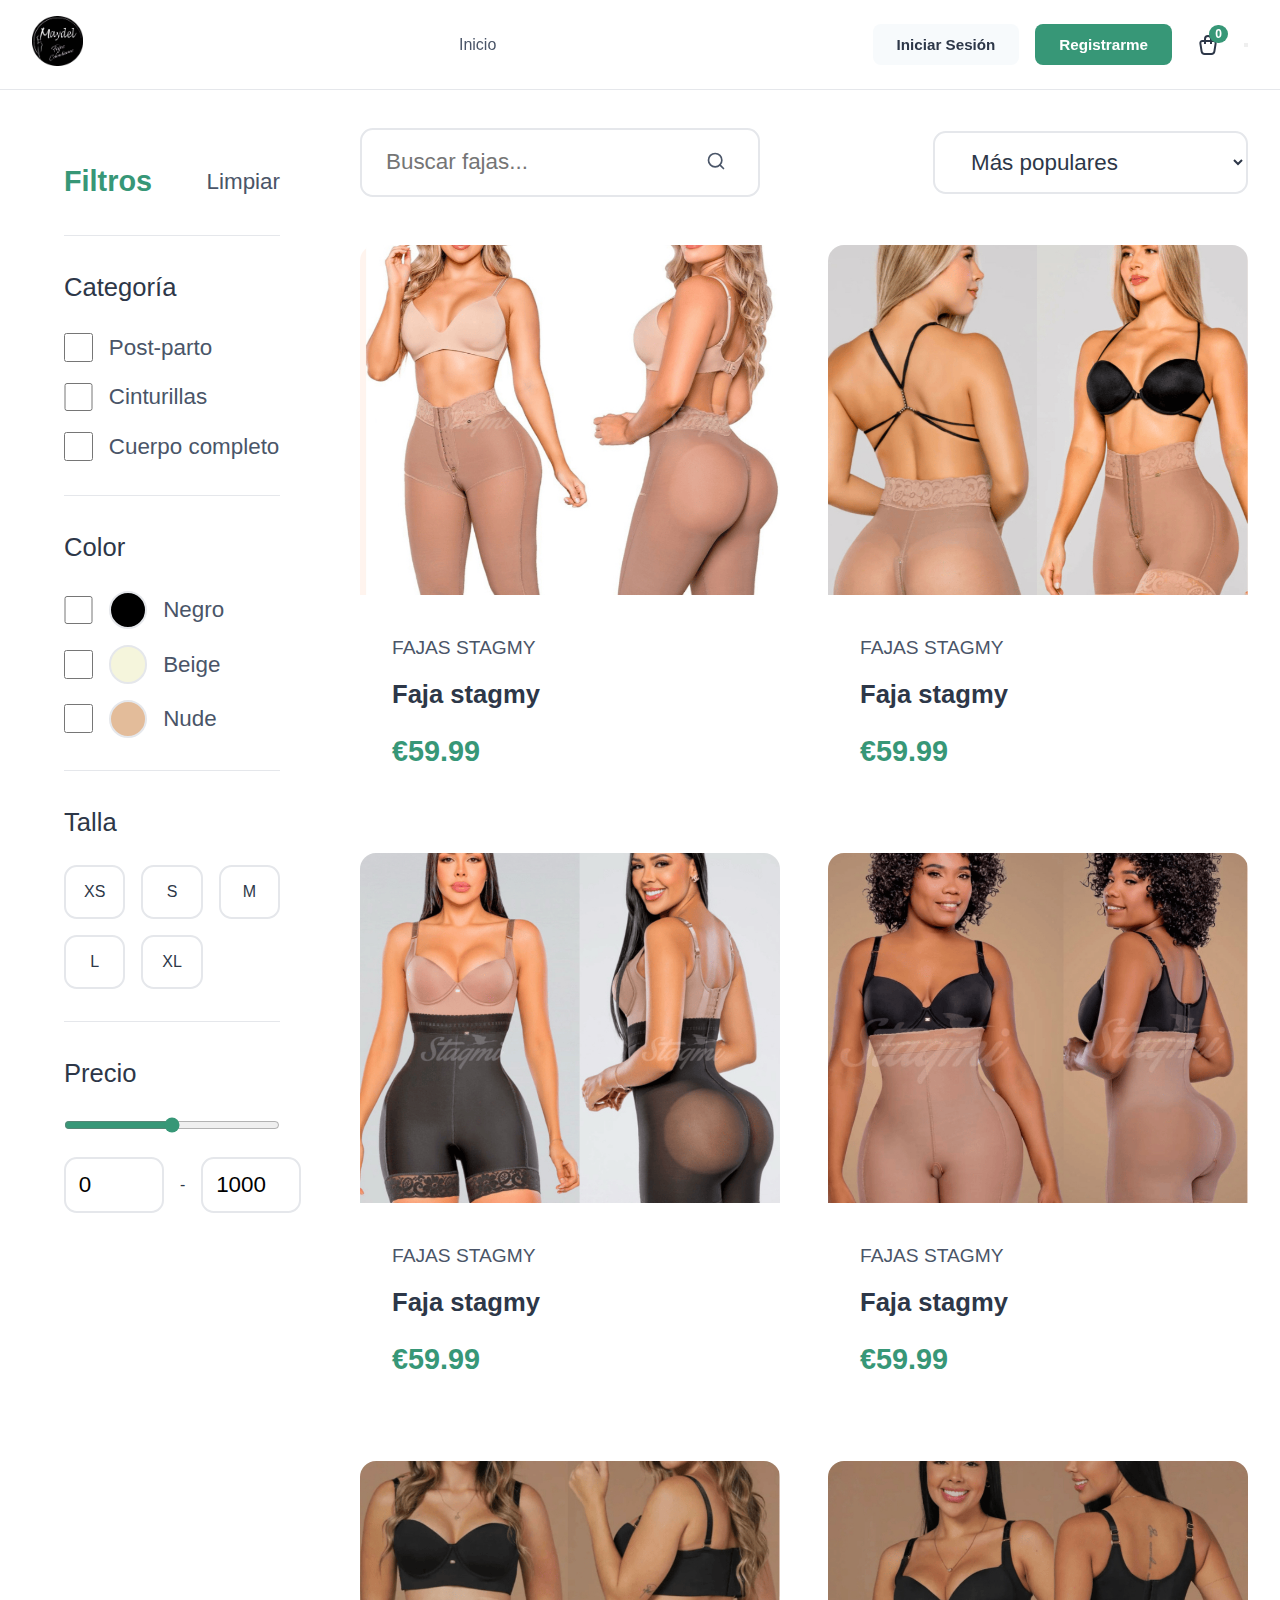
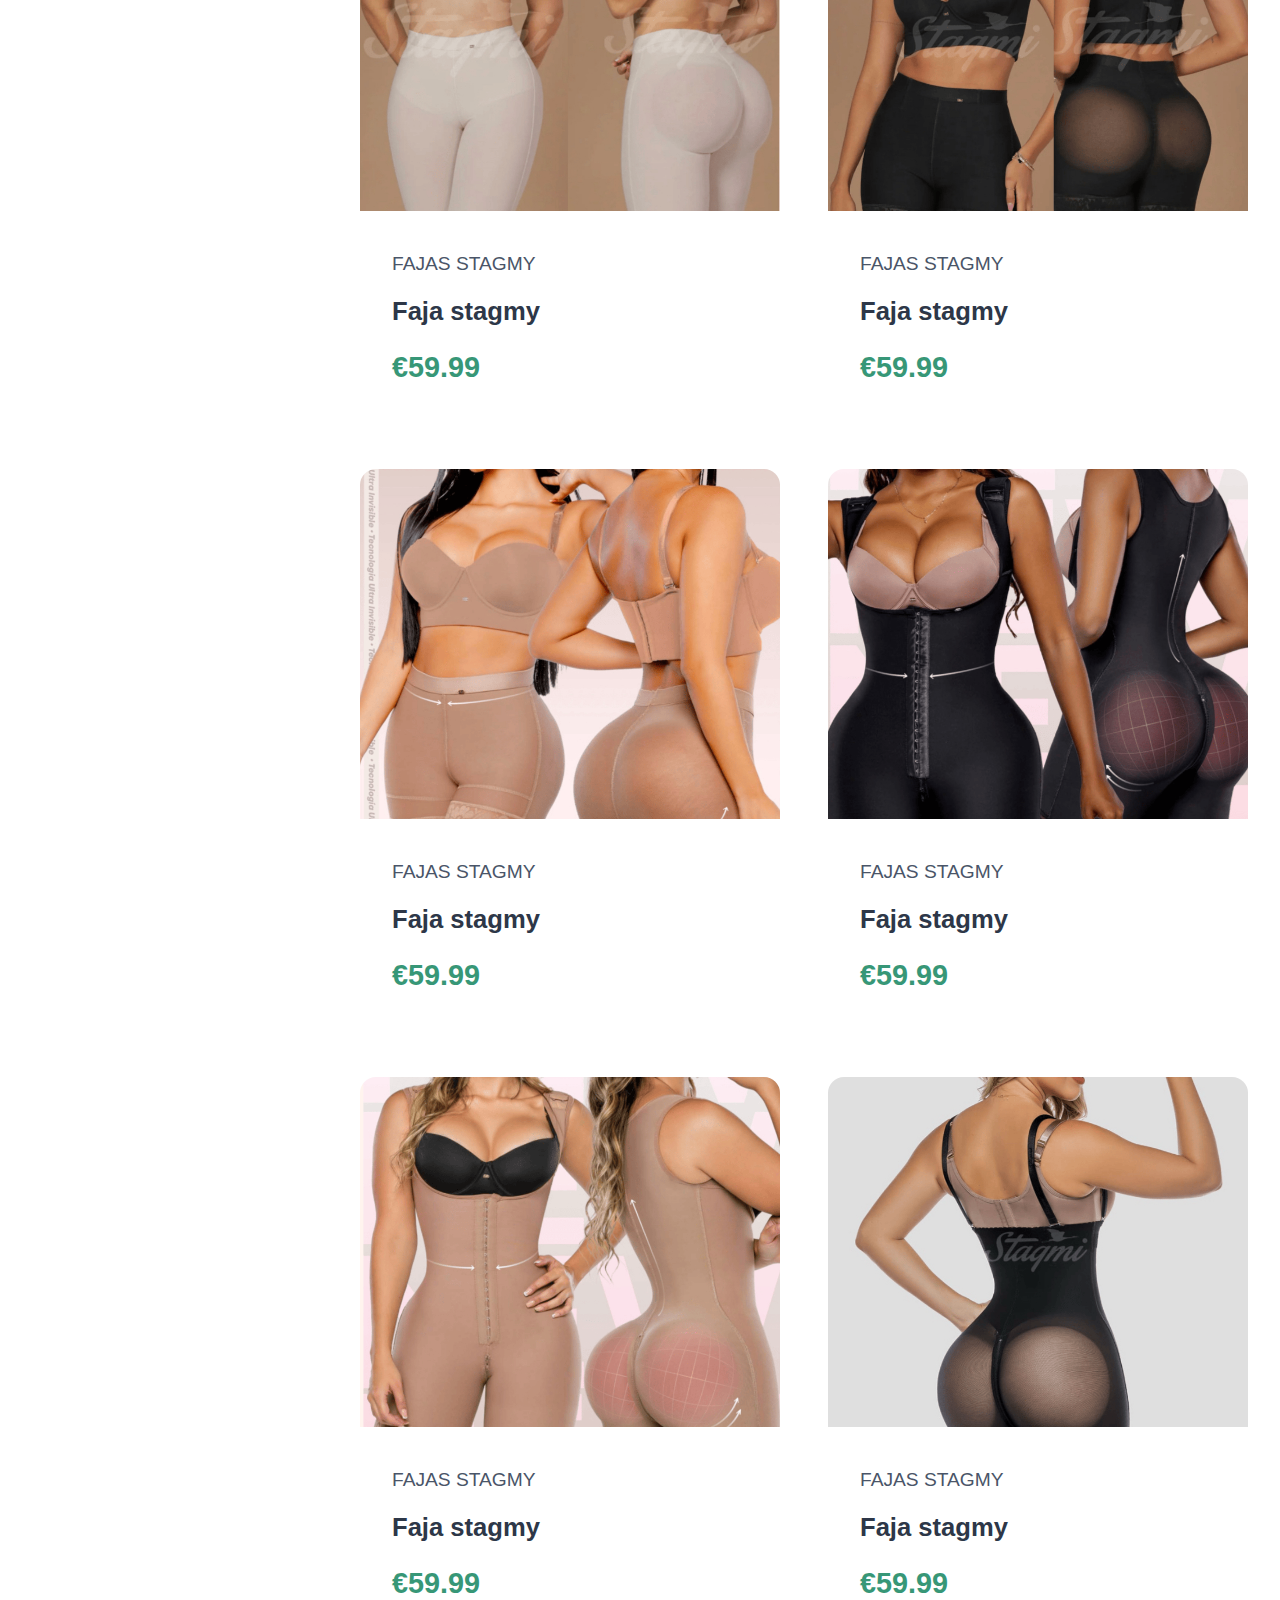
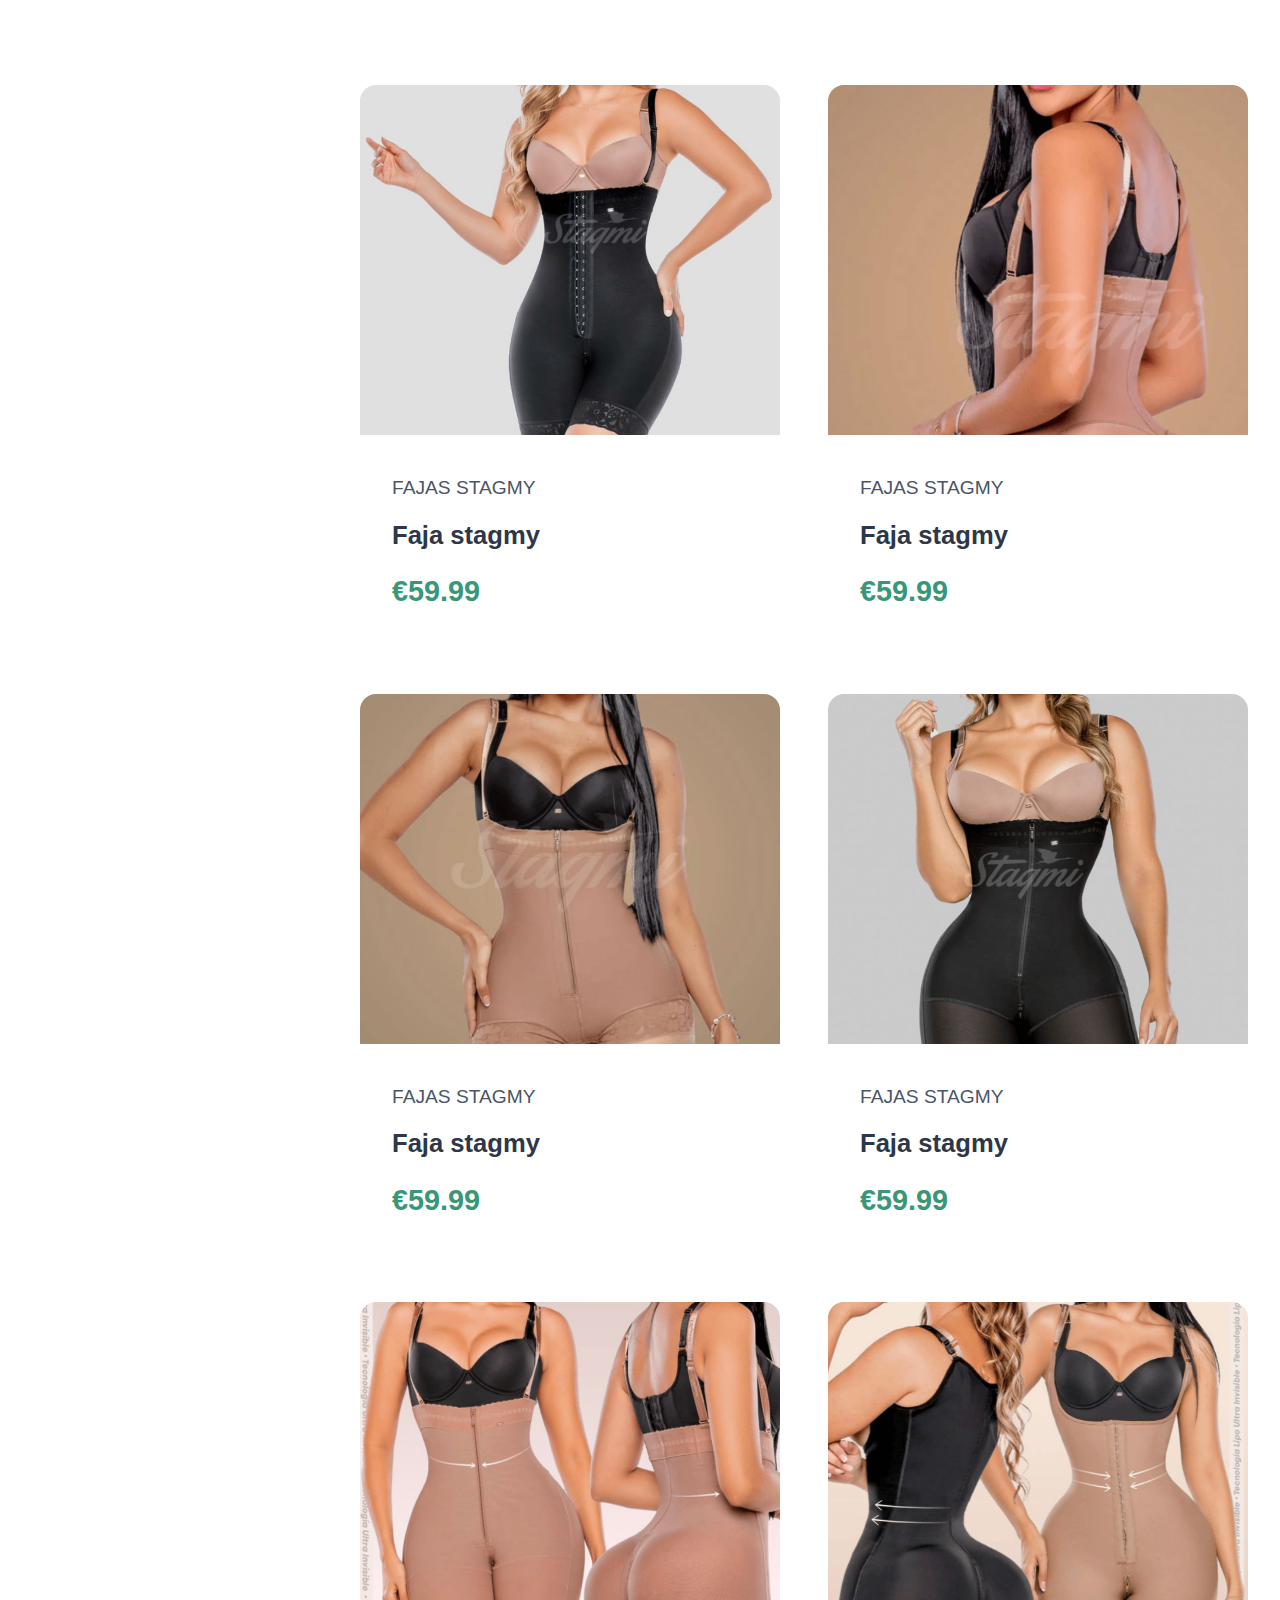
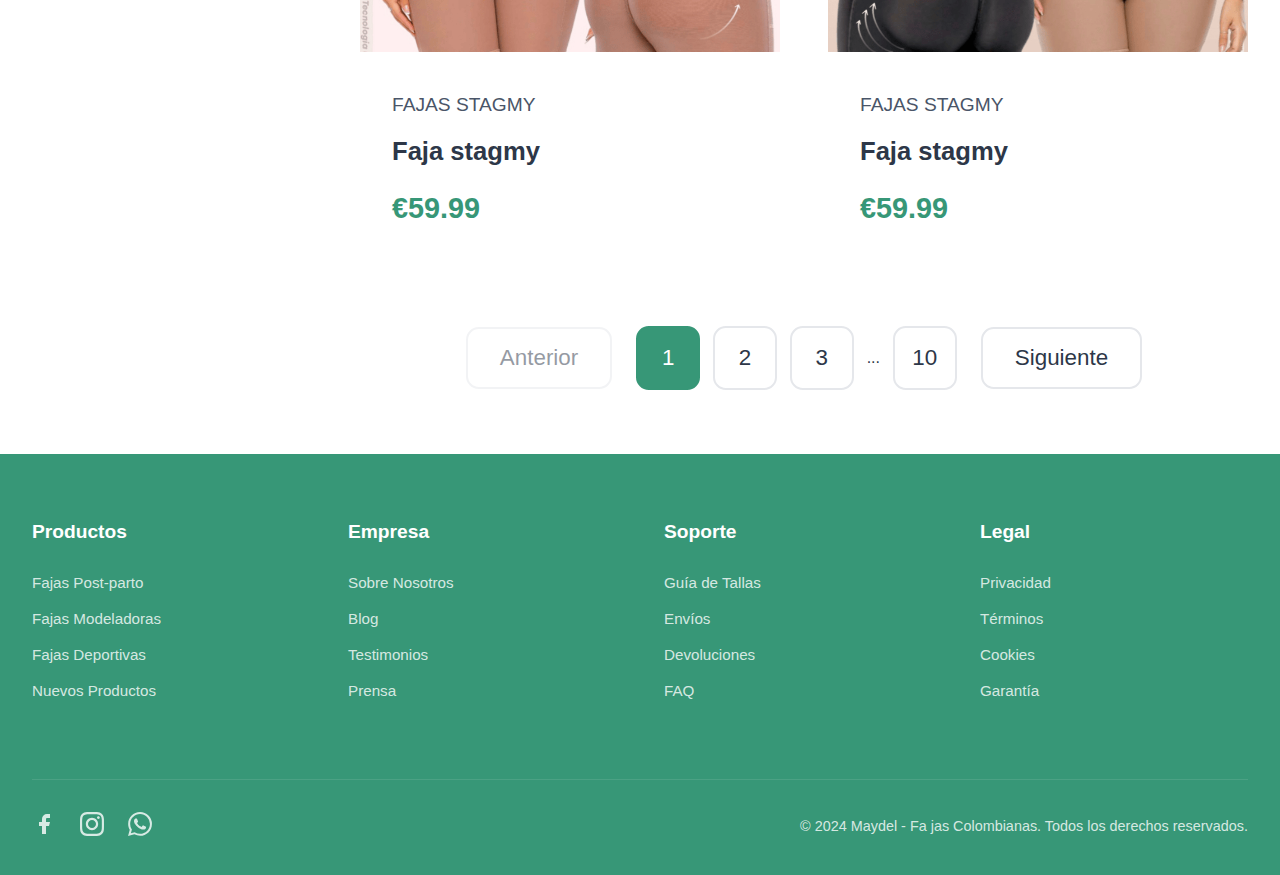
<file: catalogo.html>
<!DOCTYPE html>
<html lang="es">
<head>
    <meta charset="UTF-8">
    <meta name="viewport" content="width=device-width, initial-scale=1.0">
    <link rel="preconnect" href="https://fonts.googleapis.com">
    <link rel="preconnect" href="https://fonts.gstatic.com" crossorigin>
    <link href="https://fonts.googleapis.com/css2?family=Inter:wght@400;500;600;700&display=swap" rel="stylesheet">
    <link rel="stylesheet" href="./styles/main.css">
    <link rel="stylesheet" href="./styles/catalogs.css">
    <title>Catálogo - Maydel Fajas</title>
    <!-- Favicons -->
    <link rel="icon" type="image/png" sizes="32x32" href="img/icons/favicon-32x32.png">
    <link rel="icon" type="image/png" sizes="16x16" href="img/icons/favicon-16x16.png">
    <link rel="icon" type="image/x-icon" href="img/icons/favicon.ico">
    <link rel="apple-touch-icon" sizes="180x180" href="img/icons/apple-touch-icon.png">
    <link rel="icon" type="image/png" sizes="192x192" href="img/icons/android-chrome-192x192.png">
    <link rel="icon" type="image/png" sizes="512x512" href="img/icons/android-chrome-512x512.png">
    <link rel="manifest" href="img/icons/site.webmanifest">
    <script src="./js/cata.js"></script>
    <script src="./js/navigation.js"></script>

</head>
<body>
    <header class="header">
        <nav class="nav-list">
            <div class="nav-logo">
                <img class="logo" src="./img/logo.png" alt="Maydel logo">
            </div>
            
            <div class="nav-links">
                <a href="index.html" class="navbar-item">Inicio</a>
            </div>

            <div class="nav-actions">
                <button class="boton">Iniciar Sesión</button>
                <button class="boton boton-oscuro">Registrarme</button>
                <a href="#" class="cart-icon">
                    <div class="cart-icon__wrapper">
                        <svg xmlns="http://www.w3.org/2000/svg" width="24" height="24" viewBox="0 0 24 24" stroke-width="2" stroke="currentColor" fill="none">
                            <path d="M6.331 8h11.339a2 2 0 0 1 1.977 2.304l-1.255 8.152a3 3 0 0 1 -2.966 2.544h-6.852a3 3 0 0 1 -2.965 -2.544l-1.255 -8.152a2 2 0 0 1 1.977 -2.304z" />
                            <path d="M9 11v-5a3 3 0 0 1 6 0v5" />
                        </svg>
                        <span class="cart-count">0</span>
                    </div>
                </a>
                <button class="btn-menu" aria-label="Menu">
                    <span class="hamburger"></span>
                </button>
            </div>
        </nav>
    </header>

    <main class="catalog-container">
        <aside class="filters">
            <div class="filters-header">
                <h2>Filtros</h2>
                <button class="clear-filters">Limpiar</button>
            </div>

            <div class="filter-section">
                <h3>Categoría</h3>
                <div class="filter-options">
                    <label class="filter-option">
                        <input type="checkbox" name="category" value="post-parto">
                        <span>Post-parto</span>
                    </label>
                    <label class="filter-option">
                        <input type="checkbox" name="category" value="cinturillas">
                        <span>Cinturillas</span>
                    </label>
                    <label class="filter-option">
                        <input type="checkbox" name="category" value="cuerpo-completo">
                        <span>Cuerpo completo</span>
                    </label>
                </div>
            </div>

            <div class="filter-section">
                <h3>Color</h3>
                <div class="filter-options">
                    <label class="filter-option">
                        <input type="checkbox" name="color" value="negro">
                        <span class="color-dot black"></span>
                        <span>Negro</span>
                    </label>
                    <label class="filter-option">
                        <input type="checkbox" name="color" value="beige">
                        <span class="color-dot beige"></span>
                        <span>Beige</span>
                    </label>
                    <label class="filter-option">
                        <input type="checkbox" name="color" value="nude">
                        <span class="color-dot nude"></span>
                        <span>Nude</span>
                    </label>
                </div>
            </div>

            <div class="filter-section">
                <h3>Talla</h3>
                <div class="filter-options size-options">
                    <label class="size-option">
                        <input type="checkbox" name="size" value="xs">
                        <span>XS</span>
                    </label>
                    <label class="size-option">
                        <input type="checkbox" name="size" value="s">
                        <span>S</span>
                    </label>
                    <label class="size-option">
                        <input type="checkbox" name="size" value="m">
                        <span>M</span>
                    </label>
                    <label class="size-option">
                        <input type="checkbox" name="size" value="l">
                        <span>L</span>
                    </label>
                    <label class="size-option">
                        <input type="checkbox" name="size" value="xl">
                        <span>XL</span>
                    </label>
                </div>
            </div>

            <div class="filter-section">
                <h3>Precio</h3>
                <div class="price-range">
                    <input type="range" min="0" max="1000" value="500" class="price-slider">
                    <div class="price-inputs">
                        <input type="number" value="0" min="0" max="1000" class="price-input">
                        <span>-</span>
                        <input type="number" value="1000" min="0" max="1000" class="price-input">
                    </div>
                </div>
            </div>
        </aside>

        <section class="catalog-content">
            <div class="catalog-header">
                <div class="search-bar">
                    <input type="search" placeholder="Buscar fajas...">
                    <button class="search-button">
                        <svg xmlns="http://www.w3.org/2000/svg" width="20" height="20" viewBox="0 0 24 24" fill="none" stroke="currentColor" stroke-width="2" stroke-linecap="round" stroke-linejoin="round">
                            <circle cx="11" cy="11" r="8"></circle>
                            <line x1="21" y1="21" x2="16.65" y2="16.65"></line>
                        </svg>
                    </button>
                </div>
                <div class="catalog-actions">
                    <select class="sort-select">
                        <option value="popular">Más populares</option>
                        <option value="newest">Más nuevos</option>
                        <option value="price-asc">Precio: Menor a Mayor</option>
                        <option value="price-desc">Precio: Mayor a Menor</option>
                    </select>
                </div>
            </div>

            <div class="products-grid">
                <!-- Los productos se cargarán dinámicamente con JavaScript -->
            </div>

            <div class="pagination">
                <button class="pagination-btn" disabled>Anterior</button>
                <div class="pagination-numbers">
                    <button class="pagination-number active">1</button>
                    <button class="pagination-number">2</button>
                    <button class="pagination-number">3</button>
                    <span>...</span>
                    <button class="pagination-number">10</button>
                </div>
                <button class="pagination-btn">Siguiente</button>
            </div>
        </section>
    </main>

    <footer class="footer">
        <div class="footer-content">
            <div class="footer-section">
                <h3>Productos</h3>
                <ul>
                    <li><a href="#">Fajas Post-parto</a></li>
                    <li><a href="#">Fajas Modeladoras</a></li>
                    <li><a href="#">Fajas Deportivas</a></li>
                    <li><a href="#">Nuevos Productos</a></li>
                </ul>
            </div>
            <div class="footer-section">
                <h3>Empresa</h3>
                <ul>
                    <li><a href="#">Sobre Nosotros</a></li>
                    <li><a href="#">Blog</a></li>
                    <li><a href="#">Testimonios</a></li>
                    <li><a href="#">Prensa</a></li>
                </ul>
            </div>
            <div class="footer-section">
                <h3>Soporte</h3>
                <ul>
                    <li><a href="#">Guía de Tallas</a></li>
                    <li><a href="#">Envíos</a></li>
                    <li><a href="#">Devoluciones</a></li>
                    <li><a href="#">FAQ</a></li>
                </ul>
            </div>
            <div class="footer-section">
                <h3>Legal</h3>
                <ul>
                    <li><a href="#">Privacidad</a></li>
                    <li><a href="#">Términos</a></li>
                    <li><a href="#">Cookies</a></li>
                    <li><a href="#">Garantía</a></li>
                </ul>
            </div>
        </div>
        
        <div class="footer-bottom">
            <div class="social-links">
                <a href="#" aria-label="Facebook">
                    <svg width="24" height="24" fill="currentColor" viewBox="0 0 24 24">
                        <path d="M18 2h-3a5 5 0 0 0-5 5v3H7v4h3v8h4v-8h3l1-4h-4V7a1 1 0 0 1 1-1h3z"/>
                    </svg>
                </a>
                <a href="#" aria-label="Instagram">
                    <svg width="24" height="24" fill="currentColor" viewBox="0 0 24 24">
                        <path d="M12 2.163c3.204 0 3.584.012 4.85.07 3.252.148 4.771 1.691 4.919 4.919.058 1.265.069 1.645.069 4.849 0 3.205-.012 3.584-.069 4.849-.149 3.225-1.664 4.771-4.919 4.919-1.266.058-1.644.07-4.85.07-3.204 0-3.584-.012-4.849-.07-3.26-.149-4.771-1.699-4.919-4.92-.058-1.265-.07-1.644-.07-4.849 0-3.204.013-3.583.07-4.849.149-3.227 1.664-4.771 4.919-4.919 1.266-.057 1.645-.069 4.849-.069zm0-2.163c-3.259 0-3.667.014-4.947.072-4.358.2-6.78 2.618-6.98 6.98-.059 1.281-.073 1.689-.073 4.948 0 3.259.014 3.668.072 4.948.2 4.358 2.618 6.78 6.98 6.98 1.281.058 1.689.072 4.948.072 3.259 0 3.668-.014 4.948-.072 4.354-.2 6.782-2.618 6.979-6.98.059-1.28.073-1.689.073-4.948 0-3.259-.014-3.667-.072-4.947-.196-4.354-2.617-6.78-6.979-6.98-1.281-.059-1.69-.073-4.949-.073zm0 5.838c-3.403 0-6.162 2.759-6.162 6.162s2.759 6.163 6.162 6.163 6.162-2.759 6.162-6.163c0-3.403-2.759-6.162-6.162-6.162zm0 10.162c-2.209 0-4-1.79-4-4 0-2.209 1.791-4 4-4s4 1.791 4 4c0 2.21-1.791 4-4 4zm6.406-11.845c-.796 0-1.441.645-1.441 1.44s.645 1.44 1.441 1.44c.795 0 1.439-.645 1.439-1.44s-.644-1.44-1.439-1.44z"/>
                    </svg>
                </a>
                <a href="#" aria-label="WhatsApp">
                    <svg width="24" height="24" fill="currentColor" viewBox="0 0 24 24">
                        <path d="M17.472 14.382c-.297-.149-1.758-.867-2.03-.967-.273-.099-.471-.148-.67.15-.197.297-.767.966-.94 1.164-.173.199-.347.223-.644.075-.297-.15-1.255-.463-2.39-1.475-.883-.788-1.48-1.761-1.653-2.059-.173-.297-.018-.458.13-.606.134-.133.298-.347.446-.52.149-.174.198-.298.298-.497.099-.198.05-.371-.025-.52-.075-.149-.669-1.612-.916-2.207-.242-.579-.487-.5-.669-.51-.173-.008-.371-.01-.57-.01-.198 0-.52.074-.792.372-.272.297-1.04 1.016-1.04 2.479 0 1.462 1.065 2.875 1.213 3.074.149.198 2.096 3.2 5.077 4.487.709.306 1.262.489 1.694.625.712.227 1.36.195 1.871.118.571-.085 1.758-.719 2.006-1.413.248-.694.248-1.289.173-1.413-.074-.124-.272-.198-.57-.347m-5.421 7.403h-.004a9.87 9.87 0 01-5.031-1.378l-.361-.214-3.741.982.998-3.648-.235-.374a9.86 9.86 0 01-1.51-5.26c.001-5.45 4.436-9.884 9.888-9.884 2.64 0 5.122 1.03 6.988 2.898a9.825 9.825 0 012.893 6.994c-.003 5.45-4.437 9.884-9.885 9.884m8.413-18.297A11.815 11.815 0 0012.05 0C5.495 0 .16 5.335.157 11.892c0 2.096.547 4.142 1.588 5.945L.057 24l6.305-1.654a11.882 11.882 0 005.683 1.448h.005c6.554 0 11.89-5.335 11.893-11.893a11.821 11.821 0 00-3.48-8.413z"/>
                    </svg>
                </a>
            </div>
            <div class="footer-info">
                <p>&copy; 2024 Maydel - Fa jas Colombianas. Todos los derechos reservados.</p>
            </div>
        </div>
    </footer>

</body>
</html>
</file>
<file: styles/main.css>
:root {
    --primario: #379777;
    --primario-claro: #4CAF93;
    --primario-oscuro: #2C7A5F;
    --secundario: #F5B5AC;
    --secundario-claro: #FFD6D1;
    --text-primary: #2D3748;
    --text-secondary: #4A5568;
    --background: #ffffff;
    --background-alt: #F7FAFC;
    --gris: #E2E8F0;
    --blanco: #FFFFFF;
    --negro: #000000;
    --border: #E5E7EB;
    --shadow: 0 4px 6px -1px rgba(0, 0, 0, 0.1), 0 2px 4px -1px rgba(0, 0, 0, 0.06);
    --shadow-lg: 0 10px 15px -3px rgba(0, 0, 0, 0.1), 0 4px 6px -2px rgba(0, 0, 0, 0.05);
    --transition: all 0.3s cubic-bezier(0.4, 0, 0.2, 1);
}

* {
    margin: 0;
    padding: 0;
    box-sizing: border-box;
}

body {
    font-family: 'Montserrat', sans-serif;
    color: var(--text-primary);
    line-height: 1.5;
    background-color: var(--background);
}

/* Header and Navigation */
.header {
    background: rgba(255, 255, 255, 0.95);
    backdrop-filter: blur(8px);
    border-bottom: 1px solid var(--border);
    position: fixed;
    width: 100%;
    top: 0;
    z-index: 1000;
    transition: var(--transition);
}

.header.scrolled {
    box-shadow: var(--shadow);
}

.nav-list {
    max-width: 1400px;
    margin: 0 auto;
    padding: 1rem 2rem;
    display: flex;
    justify-content: space-between;
    align-items: center;
}

.nav-logo {
    flex-shrink: 0;
}

.logo {
    height: 50px;
    transition: var(--transition);
}

.nav-links {
    display: flex;
    gap: 2.5rem;
    margin: 0 2rem;
}

.navbar-item {
    color: var(--text-secondary);
    text-decoration: none;
    font-size: 1rem;
    font-weight: 500;
    padding: 0.5rem 1rem;
    border-radius: 0.5rem;
    transition: var(--transition);
    position: relative;
}

.navbar-item::after {
    content: '';
    position: absolute;
    bottom: 0;
    left: 50%;
    transform: translateX(-50%);
    width: 0;
    height: 2px;
    background-color: var(--primario);
    transition: var(--transition);
}

.navbar-item:hover::after,
.navbar-item.active::after {
    width: 80%;
}

.navbar-item:hover {
    color: var(--primario);
}

.navbar-item.active {
    color: var(--primario);
    font-weight: 600;
}

.nav-actions {
    display: flex;
    align-items: center;
    gap: 1rem;
}

.boton {
    padding: 0.75rem 1.5rem;
    border-radius: 0.5rem;
    font-size: 0.95rem;
    font-weight: 600;
    cursor: pointer;
    transition: var(--transition);
    border: none;
    background: var(--background-alt);
    color: var(--text-primary);
}

.boton:hover {
    transform: translateY(-2px);
    box-shadow: var(--shadow);
}

.boton-oscuro {
    background: var(--primario);
    color: white;
}

.boton-oscuro:hover {
    background: var(--primario-oscuro);
}


.cart-icon {
    position: relative;
    color: var(--text-primary);
    text-decoration: none;
    transition: var(--transition);
    padding: 0.5rem;
    display: flex;
    align-items: center;
    justify-content: center;
}

.cart-icon:hover {
    color: var(--primario);
    transform: scale(1.1);
}

.cart-icon__wrapper {
    position: relative;
    display: flex;
    align-items: center;
    justify-content: center;
}

.cart-count {
    position: absolute;
    top: -8px;
    right: -8px;
    background-color: var(--primario);
    color: white;
    font-size: 0.75rem;
    font-weight: 600;
    min-width: 18px;
    height: 18px;
    border-radius: 9px;
    display: flex;
    align-items: center;
    justify-content: center;
    padding: 0 6px;
    transition: var(--transition);
}

.cart-icon:hover .cart-count {
    transform: scale(1.1);
    background-color: var(--primario-oscuro);
}

.productos {
    padding: 8rem 2rem;
    max-width: 120rem;
    margin: 0 auto;
}

.productos-header {
    text-align: center;
    margin-bottom: 4rem;
}

.productos-titulo {
    font-size: 3.6rem;
    font-weight: 700;
    color: var(--primario);
    margin-bottom: 1rem;
}

.productos-subtitulo {
    font-size: 1.8rem;
    color: var(--text-secondary);
    max-width: 60rem;
    margin: 0 auto;
}

.productos-grid {
    display: grid;
    grid-template-columns: repeat(auto-fit, minmax(28rem, 1fr));
    gap: 3rem;
    margin-bottom: 4rem;
}

.productos-footer {
    display: flex;
    justify-content: center;
    margin-top: 4rem;
}

.boton-grande {
    font-size: 1.6rem;
    padding: 1.2rem 2.4rem;
    display: flex;
    align-items: center;
    gap: 1rem;
    transition: all 0.3s ease;
}

.boton-grande:hover {
    transform: translateX(5px);
}

.boton-grande svg {
    transition: transform 0.3s ease;
}

.boton-grande:hover svg {
    transform: translateX(5px);
}

/* Banner Section */
.banner {
    margin-top: 80px;
    padding: 6rem 2rem;
    background: linear-gradient(135deg, var(--background-alt) 0%, var(--blanco) 100%);
    position: relative;
    overflow: hidden;
}

.banner::before {
    content: '';
    position: absolute;
    top: 0;
    left: 0;
    right: 0;
    bottom: 0;
    background: url('/img/pattern.svg') repeat;
    opacity: 0.05;
    z-index: 0;
}

.banner-content {
    max-width: 1400px;
    margin: 0 auto;
    display: grid;
    grid-template-columns: 1fr 1fr;
    gap: 4rem;
    align-items: center;
    position: relative;
    z-index: 1;
}

.banner-text {
    padding-right: 2rem;
}

.banner-titulo {
    font-size: 3.5rem;
    font-weight: 800;
    line-height: 1.2;
    margin-bottom: 1.5rem;
    color: var(--text-primary);
}

.banner-titulo span {
    color: var(--primario);
}

.banner-subtitulo {
    font-size: 1.2rem;
    color: var(--text-secondary);
    margin-bottom: 2rem;
}

.banner-imagen {
    width: 100%;
    height: auto;
    border-radius: 1rem;
    box-shadow: var(--shadow-lg);
    transition: var(--transition);
}

.banner-imagen:hover {
    transform: scale(1.02);
}

/* Products Section */
.productos {
    padding: 6rem 2rem;
    background: var(--background);
}

.productos-header {
    text-align: center;
    margin-bottom: 4rem;
}

.productos-titulo {
    font-size: 2.5rem;
    font-weight: 700;
    color: var(--text-primary);
    margin-bottom: 1rem;
}

.productos-subtitulo {
    color: var(--text-secondary);
    font-size: 1.1rem;
    max-width: 600px;
    margin: 0 auto;
}

.productos-grid {
    display: grid;
    grid-template-columns: repeat(auto-fit, minmax(280px, 1fr));
    gap: 2rem;
    max-width: 1400px;
    margin: 0 auto;
}

.producto-card {
    background: var(--blanco);
    border-radius: 1rem;
    overflow: hidden;
    transition: var(--transition);
    box-shadow: var(--shadow);
    position: relative;
}

.producto-card:hover {
    transform: translateY(-8px);
    box-shadow: var(--shadow-lg);
}

.producto-imagen {
    width: 100%;
    height: 300px;
    object-fit: cover;
}

.producto-tag {
    position: absolute;
    top: 1rem;
    right: 1rem;
    background: var(--primario);
    color: white;
    padding: 0.5rem 1rem;
    border-radius: 2rem;
    font-size: 0.85rem;
    font-weight: 600;
}

.producto-info {
    padding: 1.5rem;
}

.producto-categoria {
    color: var(--primario);
    font-size: 0.85rem;
    font-weight: 600;
    text-transform: uppercase;
    margin-bottom: 0.5rem;
}

.producto-titulo {
    font-size: 1.2rem;
    font-weight: 600;
    margin-bottom: 0.5rem;
    color: var(--text-primary);
}

.producto-precio {
    font-size: 1.4rem;
    font-weight: 700;
    color: var(--primario);
    margin-bottom: 1rem;
}

.producto-precio .antes {
    text-decoration: line-through;
    color: var(--text-secondary);
    font-size: 1rem;
    margin-right: 0.5rem;
}

/* Testimonials Section */
.testimonios {
    padding: 6rem 2rem;
    background: var(--background-alt);
}

.testimonios-grid {
    display: grid;
    grid-template-columns: repeat(auto-fit, minmax(300px, 1fr));
    gap: 2rem;
    max-width: 1400px;
    margin: 0 auto;
}

.testimonio-card {
    background: var(--blanco);
    padding: 2rem;
    border-radius: 1rem;
    box-shadow: var(--shadow);
    transition: var(--transition);
}

.testimonio-card:hover {
    transform: translateY(-4px);
    box-shadow: var(--shadow-lg);
}

.testimonio-header {
    display: flex;
    align-items: center;
    gap: 1rem;
    margin-bottom: 1.5rem;
}

.testimonio-avatar {
    width: 60px;
    height: 60px;
    border-radius: 50%;
    object-fit: cover;
}

.testimonio-info h4 {
    font-size: 1.1rem;
    font-weight: 600;
    color: var(--text-primary);
}

.testimonio-info p {
    font-size: 0.9rem;
    color: var(--text-secondary);
}

.testimonio-estrellas {
    color: #FFB400;
    margin-bottom: 1rem;
}

.testimonio-texto {
    color: var(--text-secondary);
    font-size: 1rem;
    line-height: 1.6;
}

/* Contact Form */
.contacto {
    padding: 6rem 2rem;
    background: var(--blanco);
}

.contacto-container {
    max-width: 800px;
    margin: 0 auto;
}

.contacto-header {
    text-align: center;
    margin-bottom: 3rem;
}

.contacto-titulo {
    font-size: 2.5rem;
    font-weight: 700;
    color: var(--text-primary);
    margin-bottom: 1rem;
}

.contacto-subtitulo {
    color: var(--text-secondary);
    font-size: 1.1rem;
}

.formulario {
    background: var(--background-alt);
    padding: 3rem;
    border-radius: 1rem;
    box-shadow: var(--shadow);
}

.campo {
    margin-bottom: 1.5rem;
}

.campo__label {
    display: block;
    font-size: 0.95rem;
    font-weight: 600;
    color: var(--text-primary);
    margin-bottom: 0.5rem;
}

.campo__field {
    width: 100%;
    padding: 0.75rem 1rem;
    border: 2px solid var(--gris);
    border-radius: 0.5rem;
    font-size: 1rem;
    transition: var(--transition);
}

.campo__field:focus {
    outline: none;
    border-color: var(--primario);
    box-shadow: 0 0 0 3px rgba(55, 151, 119, 0.1);
}

.campo__field--textarea {
    min-height: 150px;
    resize: vertical;
}

/* Footer */
.footer {
    background: var(--primario);
    color: var(--blanco);
    padding: 4rem 2rem 2rem;
}

.footer-content {
    max-width: 1400px;
    margin: 0 auto;
    display: grid;
    grid-template-columns: repeat(auto-fit, minmax(200px, 1fr));
    gap: 3rem;
}

.footer-section h3 {
    font-size: 1.2rem;
    font-weight: 600;
    margin-bottom: 1.5rem;
    color: var(--blanco);
}

.footer-section ul {
    list-style: none;
}

.footer-section ul li {
    margin-bottom: 0.75rem;
}

.footer-section ul li a {
    color: rgba(255, 255, 255, 0.8);
    text-decoration: none;
    font-size: 0.95rem;
    transition: var(--transition);
}

.footer-section ul li a:hover {
    color: var(--blanco);
    padding-left: 0.5rem;
}

.footer-bottom {
    max-width: 1400px;
    margin: 4rem auto 0;
    padding-top: 2rem;
    border-top: 1px solid rgba(255, 255, 255, 0.1);
    display: flex;
    justify-content: space-between;
    align-items: center;
    flex-wrap: wrap;
    gap: 2rem;
}

.social-links {
    display: flex;
    gap: 1.5rem;
}

.social-links a {
    color: rgba(255, 255, 255, 0.8);
    transition: var(--transition);
}

.social-links a:hover {
    color: var(--blanco);
    transform: translateY(-2px);
}

.footer-info {
    text-align: center;
}

.footer-info p {
    color: rgba(255, 255, 255, 0.8);
    font-size: 0.9rem;
}

/* Responsive Design */
@media (max-width: 1024px) {
    .banner-titulo {
        font-size: 3rem;
    }
    
    .banner-content {
        grid-template-columns: 1fr;
        text-align: center;
    }
    
    .banner-text {
        padding-right: 0;
    }
}

@media (max-width: 768px) {
    .nav-links {
        display: none;
    }
    
    .nav-actions .boton {
        display: none;
    }
    
    .banner-titulo {
        font-size: 2.5rem;
    }
    
    .productos-titulo {
        font-size: 2rem;
    }
    
    .footer-bottom {
        flex-direction: column;
        text-align: center;
    }
}

@media (max-width: 480px) {
    .banner-titulo {
        font-size: 2rem;
    }
    
    .productos-grid {
        grid-template-columns: 1fr;
    }
    
    .formulario {
        padding: 1.5rem;
    }
}
</file>
<file: styles/catalogs.css>
/* Estilos del contenedor principal */
.catalog-container {
    display: flex;
    gap: 3rem;
    max-width: 1400px;
    margin: 8rem auto 4rem;
    padding: 0 2rem;
}

/* Filtros */
.filters {
    width: 280px;
    flex-shrink: 0;
    background: var(--blanco);
    padding: 2rem;
    border-radius: 1rem;
    box-shadow: var(--sombra);
    height: fit-content;
    position: sticky;
    top: 100px;
}

.filters-header {
    display: flex;
    justify-content: space-between;
    align-items: center;
    margin-bottom: 2rem;
}

.filters-header h2 {
    font-size: 1.8rem;
    font-weight: 600;
    color: var(--primario);
    margin: 0;
}

.clear-filters {
    color: var(--text-secondary);
    background: none;
    border: none;
    font-size: 1.4rem;
    cursor: pointer;
    transition: var(--transition);
}

.clear-filters:hover {
    color: var(--primario);
}

.filter-section {
    border-top: 1px solid var(--border);
    padding: 2rem 0;
}

.filter-section h3 {
    font-size: 1.6rem;
    font-weight: 500;
    margin: 0 0 1.5rem 0;
    color: var(--text-primary);
}

.filter-options {
    display: flex;
    flex-direction: column;
    gap: 1rem;
}

.filter-option {
    display: flex;
    align-items: center;
    gap: 1rem;
    cursor: pointer;
}

.filter-option input[type="checkbox"] {
    width: 1.8rem;
    height: 1.8rem;
    cursor: pointer;
    accent-color: var(--primario);
}

.filter-option span {
    font-size: 1.4rem;
    color: var(--text-secondary);
}

/* Puntos de color */
.color-dot {
    width: 2.4rem;
    height: 2.4rem;
    border-radius: 50%;
    border: 2px solid var(--border);
}

.color-dot.black { background: #000; }
.color-dot.beige { background: #F5F5DC; }
.color-dot.nude { background: #E3BC9A; }

/* Opciones de talla */
.size-options {
    display: grid;
    grid-template-columns: repeat(3, 1fr);
    gap: 1rem;
}

.size-option {
    position: relative;
}

.size-option input[type="checkbox"] {
    position: absolute;
    opacity: 0;
}

.size-option span {
    display: block;
    padding: 0.8rem;
    text-align: center;
    border: 2px solid var(--border);
    border-radius: 0.8rem;
    cursor: pointer;
    transition: var(--transition);
    font-weight: 500;
}

.size-option input[type="checkbox"]:checked + span {
    background: var(--primario);
    color: var(--blanco);
    border-color: var(--primario);
}

/* Rango de precio */
.price-range {
    margin-top: 1.5rem;
}

.price-slider {
    width: 100%;
    margin-bottom: 1.5rem;
    accent-color: var(--primario);
}

.price-inputs {
    display: flex;
    align-items: center;
    gap: 1rem;
}

.price-input {
    width: 100px;
    padding: 0.8rem;
    border: 2px solid var(--border);
    border-radius: 0.8rem;
    font-size: 1.4rem;
}

/* Contenido del catálogo */
.catalog-content {
    flex: 1;
}

.catalog-header {
    display: flex;
    justify-content: space-between;
    align-items: center;
    margin-bottom: 3rem;
    gap: 2rem;
}

.search-bar {
    display: flex;
    align-items: center;
    background: var(--blanco);
    border: 2px solid var(--border);
    border-radius: 0.8rem;
    padding: 0.8rem 1.5rem;
    flex: 1;
    max-width: 400px;
    transition: var(--transition);
}

.search-bar:focus-within {
    border-color: var(--primario);
    box-shadow: 0 0 0 2px rgba(55, 151, 119, 0.2);
}

.search-bar input {
    border: none;
    outline: none;
    width: 100%;
    font-size: 1.4rem;
    color: var(--text-primary);
}

.search-button {
    background: none;
    border: none;
    color: var(--text-secondary);
    cursor: pointer;
    padding: 0.5rem;
    transition: var(--transition);
}

.search-button:hover {
    color: var(--primario);
}

.sort-select {
    padding: 1rem 2rem;
    border: 2px solid var(--border);
    border-radius: 0.8rem;
    background: var(--blanco);
    font-size: 1.4rem;
    color: var(--text-primary);
    cursor: pointer;
    transition: var(--transition);
}

.sort-select:hover {
    border-color: var(--primario);
}

/* Grid de productos */
.products-grid {
    display: grid;
    grid-template-columns: repeat(auto-fill, minmax(280px, 1fr));
    gap: 3rem;
    margin-bottom: 4rem;
}

.product-card {
    background: var(--blanco);
    border-radius: 1rem;
    overflow: hidden;
    box-shadow: var(--sombra);
    transition: var(--transition);
}

.product-card:hover {
    transform: translateY(-5px);
    box-shadow: 0 4px 20px rgba(0, 0, 0, 0.15);
}

.product-image {
    width: 100%;
    height: 350px;
    object-fit: cover;
}

.product-info {
    padding: 2rem;
}

.product-category {
    font-size: 1.2rem;
    color: var(--text-secondary);
    text-transform: uppercase;
    margin-bottom: 0.8rem;
}

.product-name {
    font-size: 1.6rem;
    font-weight: 600;
    margin-bottom: 1rem;
    color: var(--text-primary);
}

.product-price {
    font-size: 1.8rem;
    font-weight: 700;
    color: var(--primario);
}

/* Paginación */
.pagination {
    display: flex;
    justify-content: center;
    align-items: center;
    gap: 1.5rem;
    margin-top: 4rem;
}

.pagination-btn {
    padding: 1rem 2rem;
    border: 2px solid var(--border);
    border-radius: 0.8rem;
    background: var(--blanco);
    font-size: 1.4rem;
    color: var(--text-primary);
    cursor: pointer;
    transition: var(--transition);
}

.pagination-btn:hover:not(:disabled) {
    border-color: var(--primario);
    color: var(--primario);
}

.pagination-btn:disabled {
    opacity: 0.5;
    cursor: not-allowed;
}

.pagination-numbers {
    display: flex;
    align-items: center;
    gap: 0.8rem;
}

.pagination-number {
    width: 4rem;
    height: 4rem;
    display: flex;
    align-items: center;
    justify-content: center;
    border: 2px solid var(--border);
    border-radius: 0.8rem;
    background: var(--blanco);
    font-size: 1.4rem;
    color: var(--text-primary);
    cursor: pointer;
    transition: var(--transition);
}

.pagination-number:hover:not(.active) {
    border-color: var(--primario);
    color: var(--primario);
}

.pagination-number.active {
    background: var(--primario);
    color: var(--blanco);
    border-color: var(--primario);
}

/* Diseño responsivo */
@media (max-width: 1024px) {
    .catalog-container {
        flex-direction: column;
    }

    .filters {
        width: 100%;
        position: static;
    }

    .size-options {
        grid-template-columns: repeat(5, 1fr);
    }
}

@media (max-width: 768px) {
    .catalog-header {
        flex-direction: column;
    }

    .search-bar {
        max-width: 100%;
    }

    .products-grid {
        grid-template-columns: repeat(auto-fill, minmax(240px, 1fr));
    }
}

@media (max-width: 480px) {
    .catalog-container {
        margin-top: 6rem;
        padding: 0 1rem;
    }

    .products-grid {
        grid-template-columns: 1fr;
    }

    .pagination-numbers {
        display: none;
    }

    .size-options {
        grid-template-columns: repeat(3, 1fr);
    }
}
</file>
